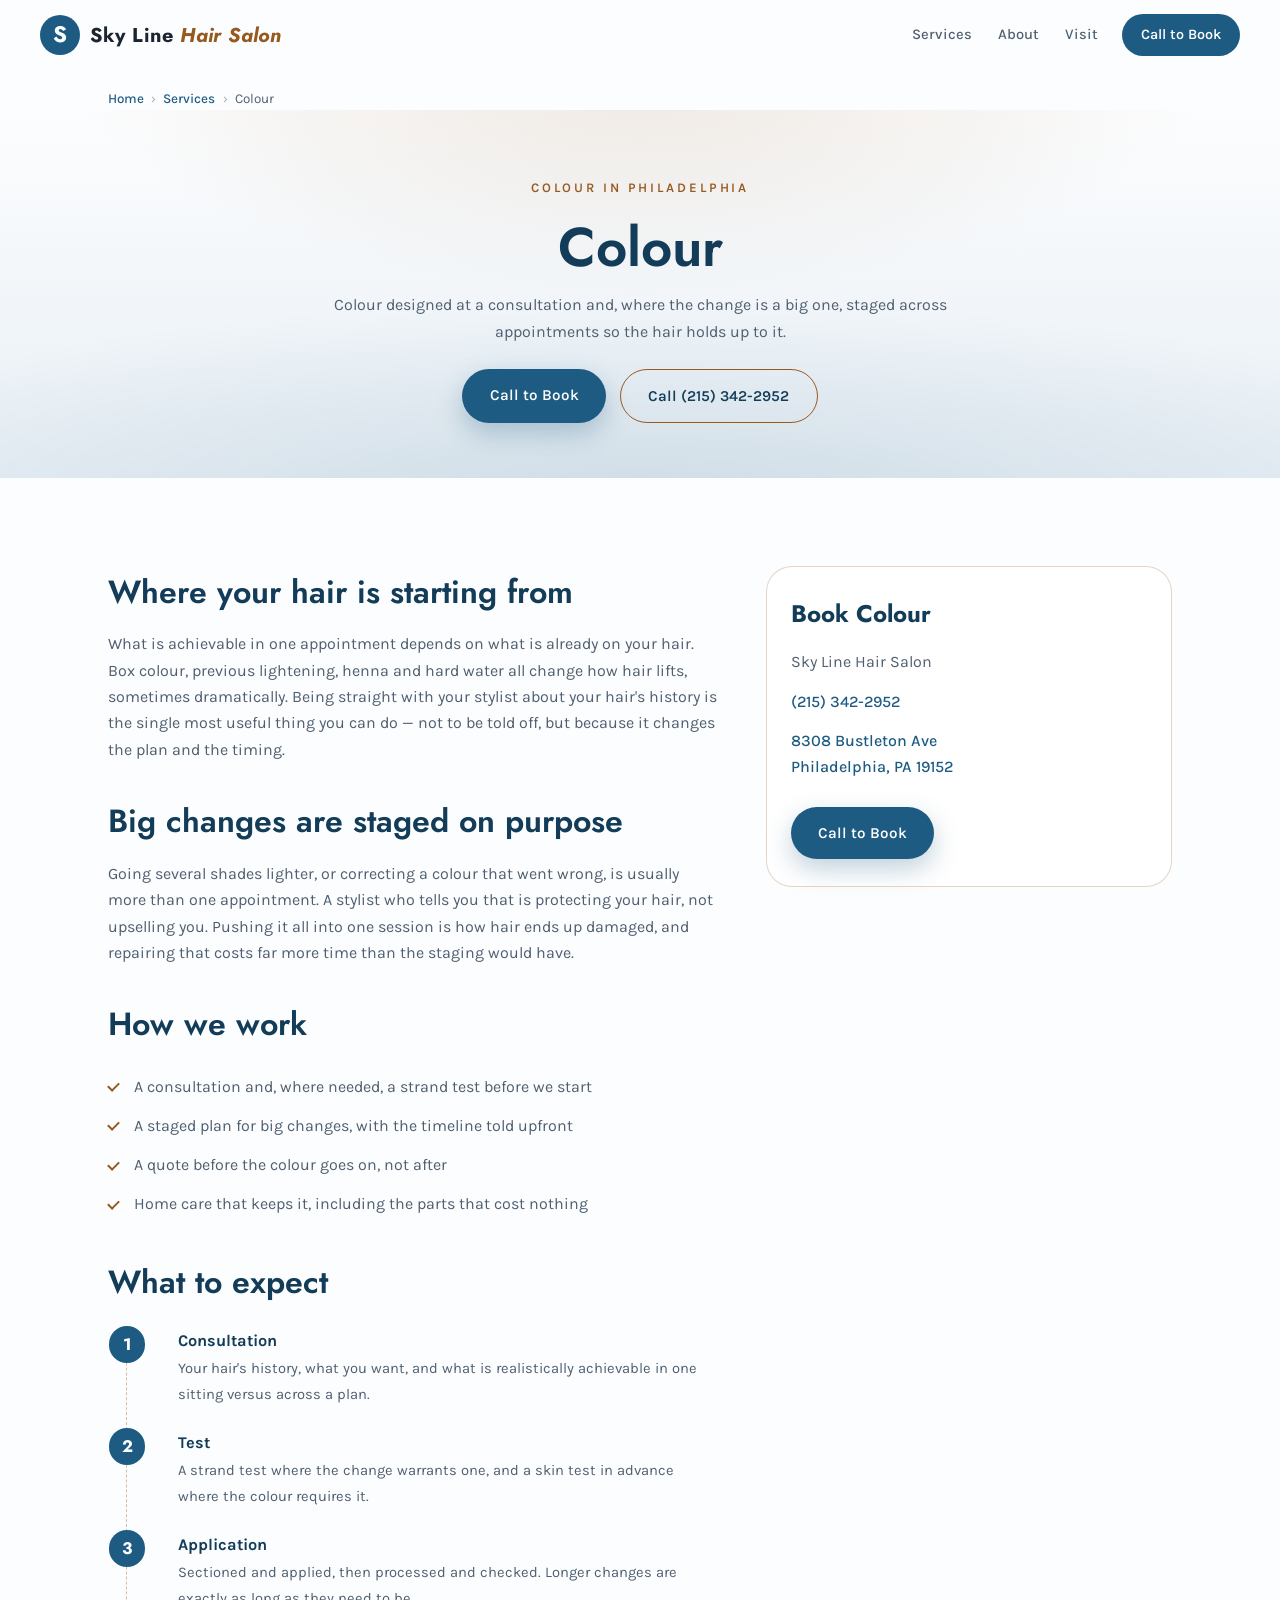
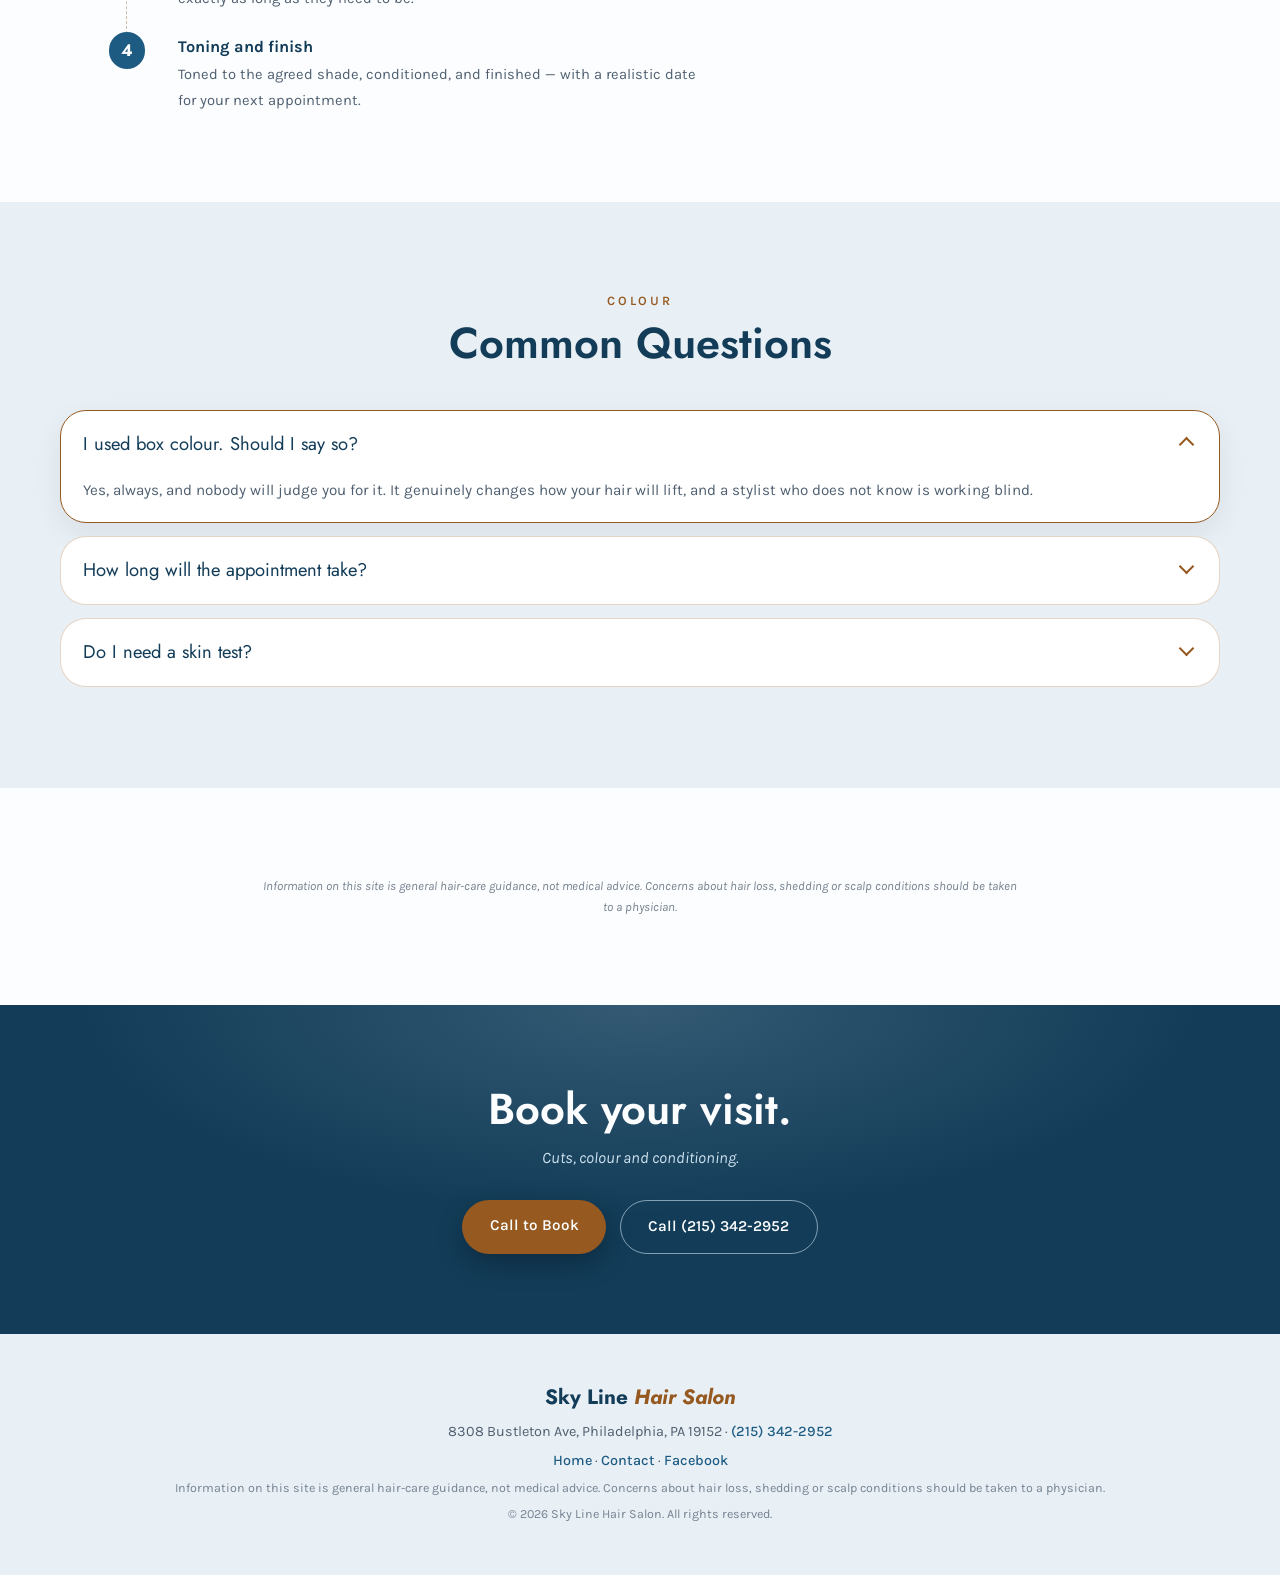
<file: color.html>
<!DOCTYPE html>
<html lang="en">
<head>
  <meta charset="UTF-8">
  <meta name="viewport" content="width=device-width, initial-scale=1.0">
  <meta name="description" content="Colour at Sky Line Hair Salon in Philadelphia. Colour designed at a consultation and, where the change is a big one, staged across appointments so the hair holds up to… Call (215) 342-2952.">
  <meta name="robots" content="index,follow">
  <meta name="theme-color" content="#1d5b82">
  <link rel="canonical" href="https://telldakidd.github.io/sky-line-hair-salon/color.html">
  <meta property="og:type" content="website">
  <meta property="og:site_name" content="Sky Line Hair Salon">
  <meta property="og:title" content="Colour in Philadelphia, PA | Sky Line Hair Salon">
  <meta property="og:description" content="Colour at Sky Line Hair Salon in Philadelphia. Colour designed at a consultation and, where the change is a big one, staged across appointments so the hair holds up to… Call (215) 342-2952.">
  <meta property="og:url" content="https://telldakidd.github.io/sky-line-hair-salon/color.html">
  <title>Colour in Philadelphia, PA | Sky Line Hair Salon</title>
  <link rel="preconnect" href="https://fonts.googleapis.com">
  <link rel="preconnect" href="https://fonts.gstatic.com" crossorigin>
  <link href="https://fonts.googleapis.com/css2?family=Jost:wght@500;600;700&amp;family=Karla:wght@400;500;600;700&amp;display=swap" rel="stylesheet">
  <link rel="stylesheet" href="styles.css">
  <script type="application/ld+json">{
  "@context": "https://schema.org",
  "@type": "HairSalon",
  "@id": "https://telldakidd.github.io/sky-line-hair-salon/#practice",
  "name": "Sky Line Hair Salon",
  "url": "https://telldakidd.github.io/sky-line-hair-salon/",
  "telephone": "(215) 342-2952",
  "priceRange": "$$",
  "currenciesAccepted": "USD",
  "address": {
    "@type": "PostalAddress",
    "streetAddress": "8308 Bustleton Ave",
    "addressLocality": "Philadelphia",
    "addressRegion": "PA",
    "postalCode": "19152",
    "addressCountry": "US"
  },
  "areaServed": [
    {
      "@type": "City",
      "name": "Philadelphia"
    }
  ],
  "openingHoursSpecification": [
    {
      "@type": "OpeningHoursSpecification",
      "dayOfWeek": [
        "Monday",
        "Tuesday",
        "Wednesday",
        "Thursday",
        "Friday"
      ],
      "opens": "09:30",
      "closes": "19:00"
    },
    {
      "@type": "OpeningHoursSpecification",
      "dayOfWeek": [
        "Saturday"
      ],
      "opens": "09:30",
      "closes": "17:00"
    },
    {
      "@type": "OpeningHoursSpecification",
      "dayOfWeek": [
        "Sunday"
      ],
      "opens": "09:30",
      "closes": "16:00"
    }
  ],
  "sameAs": [
    "https://www.facebook.com/SkyLineSalonLLC/"
  ],
  "hasOfferCatalog": {
    "@type": "OfferCatalog",
    "name": "Salon services",
    "itemListElement": [
      {
        "@type": "Offer",
        "itemOffered": {
          "@type": "Service",
          "name": "Cuts & Styling"
        }
      },
      {
        "@type": "Offer",
        "itemOffered": {
          "@type": "Service",
          "name": "Colour"
        }
      },
      {
        "@type": "Offer",
        "itemOffered": {
          "@type": "Service",
          "name": "Conditioning Services"
        }
      }
    ]
  },
  "paymentAccepted": "Cash, Credit Card"
}</script>
  <script type="application/ld+json">{
  "@context": "https://schema.org",
  "@type": "Service",
  "name": "Colour",
  "description": "Colour designed at a consultation and, where the change is a big one, staged across appointments so the hair holds up to it.",
  "url": "https://telldakidd.github.io/sky-line-hair-salon/color.html",
  "provider": {
    "@id": "https://telldakidd.github.io/sky-line-hair-salon/#practice",
    "@type": "HairSalon",
    "name": "Sky Line Hair Salon"
  }
}</script>
  <script type="application/ld+json">{
  "@context": "https://schema.org",
  "@type": "FAQPage",
  "mainEntity": [
    {
      "@type": "Question",
      "name": "I used box colour. Should I say so?",
      "acceptedAnswer": {
        "@type": "Answer",
        "text": "Yes, always, and nobody will judge you for it. It genuinely changes how your hair will lift, and a stylist who does not know is working blind."
      }
    },
    {
      "@type": "Question",
      "name": "How long will the appointment take?",
      "acceptedAnswer": {
        "@type": "Answer",
        "text": "Colour appointments vary enormously — a root touch-up and a full lightening are different afternoons. You will be given a realistic time when you book."
      }
    },
    {
      "@type": "Question",
      "name": "Do I need a skin test?",
      "acceptedAnswer": {
        "@type": "Answer",
        "text": "For some colour services, yes, and it has to be done in advance rather than on the day. We will tell you when you book if yours needs one."
      }
    }
  ]
}</script>
  <script type="application/ld+json">{
  "@context": "https://schema.org",
  "@type": "BreadcrumbList",
  "itemListElement": [
    {
      "@type": "ListItem",
      "position": 1,
      "name": "Home",
      "item": "https://telldakidd.github.io/sky-line-hair-salon/index.html"
    },
    {
      "@type": "ListItem",
      "position": 2,
      "name": "Services",
      "item": "https://telldakidd.github.io/sky-line-hair-salon/index.html#services"
    },
    {
      "@type": "ListItem",
      "position": 3,
      "name": "Colour",
      "item": "https://telldakidd.github.io/sky-line-hair-salon/color.html"
    }
  ]
}</script>
</head>
<body id="top">

  <header class="site-header" data-header>
    <a class="brand" href="index.html" aria-label="Sky Line Hair Salon home">
      <span class="brand-mark">S</span>
      <span class="brand-name">Sky Line <em>Hair Salon</em></span>
    </a>
    <nav class="nav" data-nav aria-label="Primary navigation">
      <a href="index.html#services">Services</a>
      <a href="index.html#about">About</a>
      <a href="index.html#visit">Visit</a>
    </nav>
    <a class="header-cta" href="tel:+12153422952">Call to Book</a>
    <button type="button" class="nav-toggle" data-nav-toggle aria-label="Toggle menu" aria-expanded="false">
      <span></span><span></span><span></span>
    </button>
  </header>

  <main>
    <nav class="breadcrumb" aria-label="Breadcrumb">
      <a href="index.html">Home</a><span>&rsaquo;</span><a href="index.html#services">Services</a><span>&rsaquo;</span>Colour
    </nav>

    <section class="page-hero">
      <div class="hero-glow" aria-hidden="true"></div>
      <div class="page-hero-inner">
        <p class="eyebrow">Colour in Philadelphia</p>
        <h1>Colour</h1>
        <p class="lede">Colour designed at a consultation and, where the change is a big one, staged across appointments so the hair holds up to it.</p>
        <div class="hero-actions">
          <a class="button primary" href="tel:+12153422952">Call to Book</a>
          <a class="button secondary" href="tel:+12153422952">Call (215) 342-2952</a>
        </div>
      </div>
    </section>

    <section class="section">
      <div class="tx-body">
        <div class="tx-main">
          <h2>Where your hair is starting from</h2>
          <p>What is achievable in one appointment depends on what is already on your hair. Box colour, previous lightening, henna and hard water all change how hair lifts, sometimes dramatically. Being straight with your stylist about your hair&#39;s history is the single most useful thing you can do — not to be told off, but because it changes the plan and the timing.</p>
          <h2>Big changes are staged on purpose</h2>
          <p>Going several shades lighter, or correcting a colour that went wrong, is usually more than one appointment. A stylist who tells you that is protecting your hair, not upselling you. Pushing it all into one session is how hair ends up damaged, and repairing that costs far more time than the staging would have.</p>

          <h2>How we work</h2>
          <ul class="tx-list">
            <li>A consultation and, where needed, a strand test before we start</li>
            <li>A staged plan for big changes, with the timeline told upfront</li>
            <li>A quote before the colour goes on, not after</li>
            <li>Home care that keeps it, including the parts that cost nothing</li>
          </ul>

          <h2>What to expect</h2>
          <ol class="tx-steps">
            <li class="tx-step">
              <strong>Consultation</strong>
              <span>Your hair&#39;s history, what you want, and what is realistically achievable in one sitting versus across a plan.</span>
            </li>
            <li class="tx-step">
              <strong>Test</strong>
              <span>A strand test where the change warrants one, and a skin test in advance where the colour requires it.</span>
            </li>
            <li class="tx-step">
              <strong>Application</strong>
              <span>Sectioned and applied, then processed and checked. Longer changes are exactly as long as they need to be.</span>
            </li>
            <li class="tx-step">
              <strong>Toning and finish</strong>
              <span>Toned to the agreed shade, conditioned, and finished — with a realistic date for your next appointment.</span>
            </li>
          </ol>
        </div>

        <aside class="tx-aside">
          <div class="visit-card">
            <h3>Book Colour</h3>
            <p class="visit-line">Sky Line Hair Salon</p>
            <p class="visit-line"><a href="tel:+12153422952">(215) 342-2952</a></p>
            <p class="visit-line"><a href="https://www.google.com/maps/search/?api=1&amp;query=Sky%20Line%20Hair%20Salon%208308%20Bustleton%20Ave%20Philadelphia%20PA%2019152" target="_blank" rel="noopener">8308 Bustleton Ave<br>Philadelphia, PA 19152</a></p>
            <a class="button primary" href="tel:+12153422952">Call to Book</a>
          </div>
        </aside>
      </div>
    </section>

    <section class="section alt" id="faq">
      <div class="section-head">
        <p class="kicker">Colour</p>
        <h2>Common Questions</h2>
      </div>
      <div class="faq-list">
        <details class="faq-item" open>
          <summary>I used box colour. Should I say so?</summary>
          <p>Yes, always, and nobody will judge you for it. It genuinely changes how your hair will lift, and a stylist who does not know is working blind.</p>
        </details>
        <details class="faq-item">
          <summary>How long will the appointment take?</summary>
          <p>Colour appointments vary enormously — a root touch-up and a full lightening are different afternoons. You will be given a realistic time when you book.</p>
        </details>
        <details class="faq-item">
          <summary>Do I need a skin test?</summary>
          <p>For some colour services, yes, and it has to be done in advance rather than on the day. We will tell you when you book if yours needs one.</p>
        </details>
      </div>
    </section>

    <section class="section">
      <p class="compliance-note">Information on this site is general hair-care guidance, not medical advice. Concerns about hair loss, shedding or scalp conditions should be taken to a physician.</p>
    </section>

    <section class="cta-band" id="book">
      <h2>Book your visit.</h2>
      <p>Cuts, colour and conditioning.</p>
      <div class="hero-actions">
        <a class="button primary light" href="tel:+12153422952">Call to Book</a>
        <a class="button ghost" href="tel:+12153422952">Call (215) 342-2952</a>
      </div>
    </section>
  </main>

  <footer class="site-footer">
    <p class="foot-brand">Sky Line <em>Hair Salon</em></p>
    <p>8308 Bustleton Ave, Philadelphia, PA 19152 &middot; <a href="tel:+12153422952">(215) 342-2952</a></p>
    <p>
      <a href="index.html">Home</a> &middot;       <a href="contact.html">Contact</a> &middot;       <a href="https://www.facebook.com/SkyLineSalonLLC/" target="_blank" rel="noopener">Facebook</a>    </p>
    <p class="fineprint">Information on this site is general hair-care guidance, not medical advice. Concerns about hair loss, shedding or scalp conditions should be taken to a physician.</p>
    <p class="fineprint">&copy; <span data-year>2026</span> Sky Line Hair Salon. All rights reserved.</p>
  </footer>

  <script src="script.js"></script>
</body>
</html>
</file>
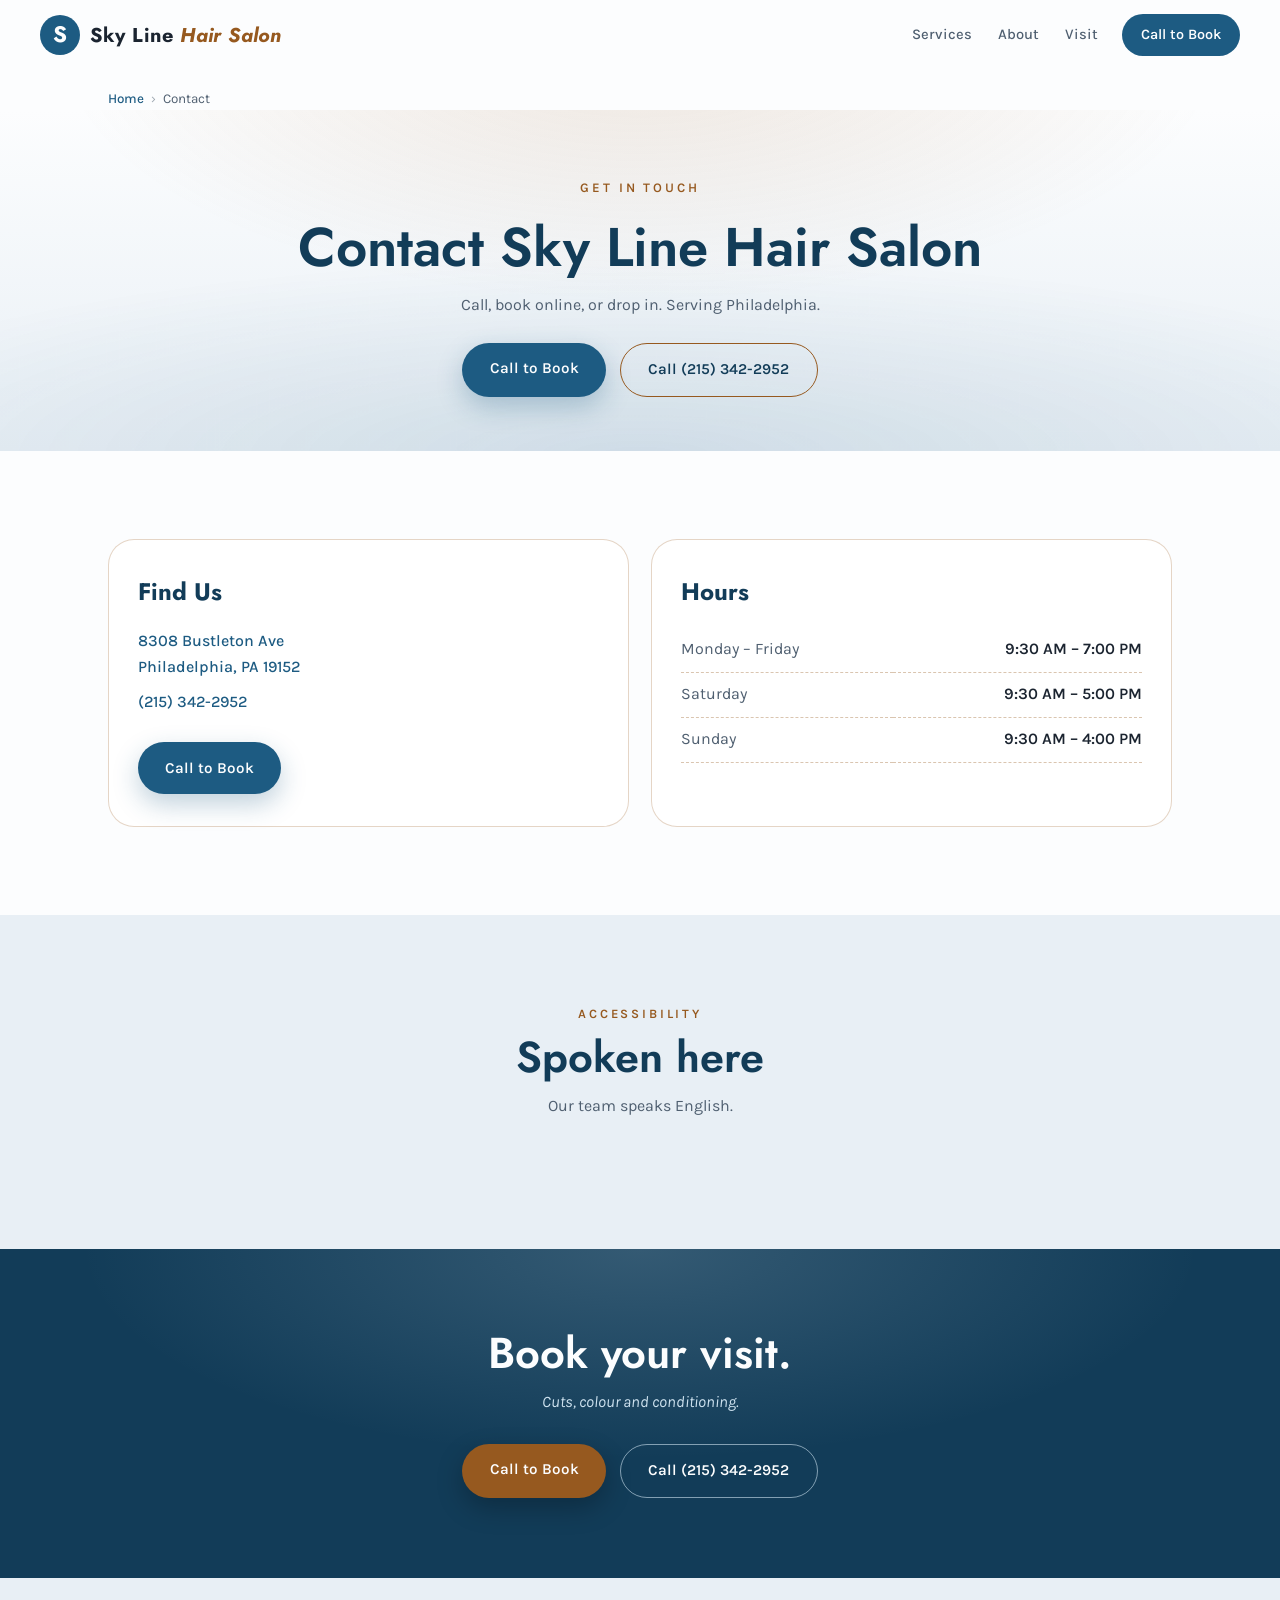
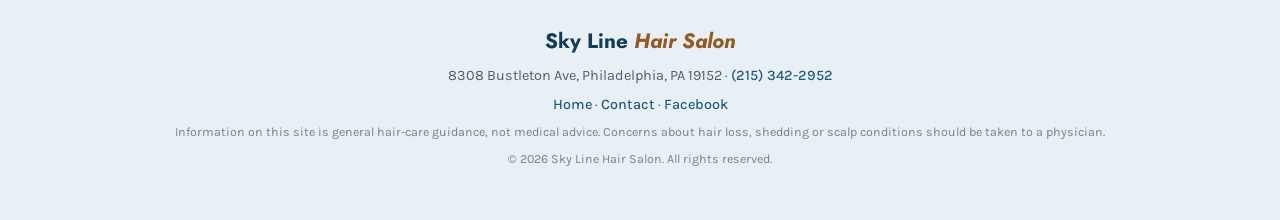
<file: contact.html>
<!DOCTYPE html>
<html lang="en">
<head>
  <meta charset="UTF-8">
  <meta name="viewport" content="width=device-width, initial-scale=1.0">
  <meta name="description" content="Sky Line Hair Salon, 8308 Bustleton Ave, Philadelphia, PA 19152. Call (215) 342-2952.">
  <meta name="robots" content="index,follow">
  <meta name="theme-color" content="#1d5b82">
  <link rel="canonical" href="https://telldakidd.github.io/sky-line-hair-salon/contact.html">
  <meta property="og:type" content="website">
  <meta property="og:site_name" content="Sky Line Hair Salon">
  <meta property="og:title" content="Contact &amp; Directions | Sky Line Hair Salon">
  <meta property="og:description" content="Sky Line Hair Salon, 8308 Bustleton Ave, Philadelphia, PA 19152. Call (215) 342-2952.">
  <meta property="og:url" content="https://telldakidd.github.io/sky-line-hair-salon/contact.html">
  <title>Contact &amp; Directions | Sky Line Hair Salon</title>
  <link rel="preconnect" href="https://fonts.googleapis.com">
  <link rel="preconnect" href="https://fonts.gstatic.com" crossorigin>
  <link href="https://fonts.googleapis.com/css2?family=Jost:wght@500;600;700&amp;family=Karla:wght@400;500;600;700&amp;display=swap" rel="stylesheet">
  <link rel="stylesheet" href="styles.css">
  <script type="application/ld+json">{
  "@context": "https://schema.org",
  "@type": "HairSalon",
  "@id": "https://telldakidd.github.io/sky-line-hair-salon/#practice",
  "name": "Sky Line Hair Salon",
  "url": "https://telldakidd.github.io/sky-line-hair-salon/",
  "telephone": "(215) 342-2952",
  "priceRange": "$$",
  "currenciesAccepted": "USD",
  "address": {
    "@type": "PostalAddress",
    "streetAddress": "8308 Bustleton Ave",
    "addressLocality": "Philadelphia",
    "addressRegion": "PA",
    "postalCode": "19152",
    "addressCountry": "US"
  },
  "areaServed": [
    {
      "@type": "City",
      "name": "Philadelphia"
    }
  ],
  "openingHoursSpecification": [
    {
      "@type": "OpeningHoursSpecification",
      "dayOfWeek": [
        "Monday",
        "Tuesday",
        "Wednesday",
        "Thursday",
        "Friday"
      ],
      "opens": "09:30",
      "closes": "19:00"
    },
    {
      "@type": "OpeningHoursSpecification",
      "dayOfWeek": [
        "Saturday"
      ],
      "opens": "09:30",
      "closes": "17:00"
    },
    {
      "@type": "OpeningHoursSpecification",
      "dayOfWeek": [
        "Sunday"
      ],
      "opens": "09:30",
      "closes": "16:00"
    }
  ],
  "sameAs": [
    "https://www.facebook.com/SkyLineSalonLLC/"
  ],
  "hasOfferCatalog": {
    "@type": "OfferCatalog",
    "name": "Salon services",
    "itemListElement": [
      {
        "@type": "Offer",
        "itemOffered": {
          "@type": "Service",
          "name": "Cuts & Styling"
        }
      },
      {
        "@type": "Offer",
        "itemOffered": {
          "@type": "Service",
          "name": "Colour"
        }
      },
      {
        "@type": "Offer",
        "itemOffered": {
          "@type": "Service",
          "name": "Conditioning Services"
        }
      }
    ]
  },
  "paymentAccepted": "Cash, Credit Card"
}</script>
  <script type="application/ld+json">{
  "@context": "https://schema.org",
  "@type": "BreadcrumbList",
  "itemListElement": [
    {
      "@type": "ListItem",
      "position": 1,
      "name": "Home",
      "item": "https://telldakidd.github.io/sky-line-hair-salon/index.html"
    },
    {
      "@type": "ListItem",
      "position": 2,
      "name": "Contact",
      "item": "https://telldakidd.github.io/sky-line-hair-salon/contact.html"
    }
  ]
}</script>
</head>
<body id="top">

  <header class="site-header" data-header>
    <a class="brand" href="index.html" aria-label="Sky Line Hair Salon home">
      <span class="brand-mark">S</span>
      <span class="brand-name">Sky Line <em>Hair Salon</em></span>
    </a>
    <nav class="nav" data-nav aria-label="Primary navigation">
      <a href="index.html#services">Services</a>
      <a href="index.html#about">About</a>
      <a href="index.html#visit">Visit</a>
    </nav>
    <a class="header-cta" href="tel:+12153422952">Call to Book</a>
    <button type="button" class="nav-toggle" data-nav-toggle aria-label="Toggle menu" aria-expanded="false">
      <span></span><span></span><span></span>
    </button>
  </header>

  <main>
    <nav class="breadcrumb" aria-label="Breadcrumb">
      <a href="index.html">Home</a><span>&rsaquo;</span>Contact
    </nav>

    <section class="page-hero">
      <div class="hero-glow" aria-hidden="true"></div>
      <div class="page-hero-inner">
        <p class="eyebrow">Get In Touch</p>
        <h1>Contact Sky Line Hair Salon</h1>
        <p class="lede">Call, book online, or drop in. Serving Philadelphia.</p>
        <div class="hero-actions">
          <a class="button primary" href="tel:+12153422952">Call to Book</a>
          <a class="button secondary" href="tel:+12153422952">Call (215) 342-2952</a>
        </div>
      </div>
    </section>

    <section class="section">
      <div class="visit-wrap">
        <div class="visit-card">
          <h3>Find Us</h3>
          <p class="visit-line"><a href="https://www.google.com/maps/search/?api=1&amp;query=Sky%20Line%20Hair%20Salon%208308%20Bustleton%20Ave%20Philadelphia%20PA%2019152" target="_blank" rel="noopener">8308 Bustleton Ave<br>Philadelphia, PA 19152</a></p>
          <p class="visit-line"><a href="tel:+12153422952">(215) 342-2952</a></p>
          <a class="button primary" href="tel:+12153422952">Call to Book</a>
        </div>
        <div class="visit-card">
          <h3>Hours</h3>
          <table class="hours">
            <tr><td>Monday – Friday</td><td>9:30 AM – 7:00 PM</td></tr>
            <tr><td>Saturday</td><td>9:30 AM – 5:00 PM</td></tr>
            <tr><td>Sunday</td><td>9:30 AM – 4:00 PM</td></tr>
          </table>
        </div>
      </div>
    </section>

    <section class="section alt">
      <div class="section-head">
        <p class="kicker">Accessibility</p>
        <h2>Spoken here</h2>
        <p class="sub">Our team speaks English.</p>
      </div>
    </section>

    <section class="cta-band" id="book">
      <h2>Book your visit.</h2>
      <p>Cuts, colour and conditioning.</p>
      <div class="hero-actions">
        <a class="button primary light" href="tel:+12153422952">Call to Book</a>
        <a class="button ghost" href="tel:+12153422952">Call (215) 342-2952</a>
      </div>
    </section>
  </main>

  <footer class="site-footer">
    <p class="foot-brand">Sky Line <em>Hair Salon</em></p>
    <p>8308 Bustleton Ave, Philadelphia, PA 19152 &middot; <a href="tel:+12153422952">(215) 342-2952</a></p>
    <p>
      <a href="index.html">Home</a> &middot;       <a href="contact.html">Contact</a> &middot;       <a href="https://www.facebook.com/SkyLineSalonLLC/" target="_blank" rel="noopener">Facebook</a>    </p>
    <p class="fineprint">Information on this site is general hair-care guidance, not medical advice. Concerns about hair loss, shedding or scalp conditions should be taken to a physician.</p>
    <p class="fineprint">&copy; <span data-year>2026</span> Sky Line Hair Salon. All rights reserved.</p>
  </footer>

  <script src="script.js"></script>
</body>
</html>
</file>
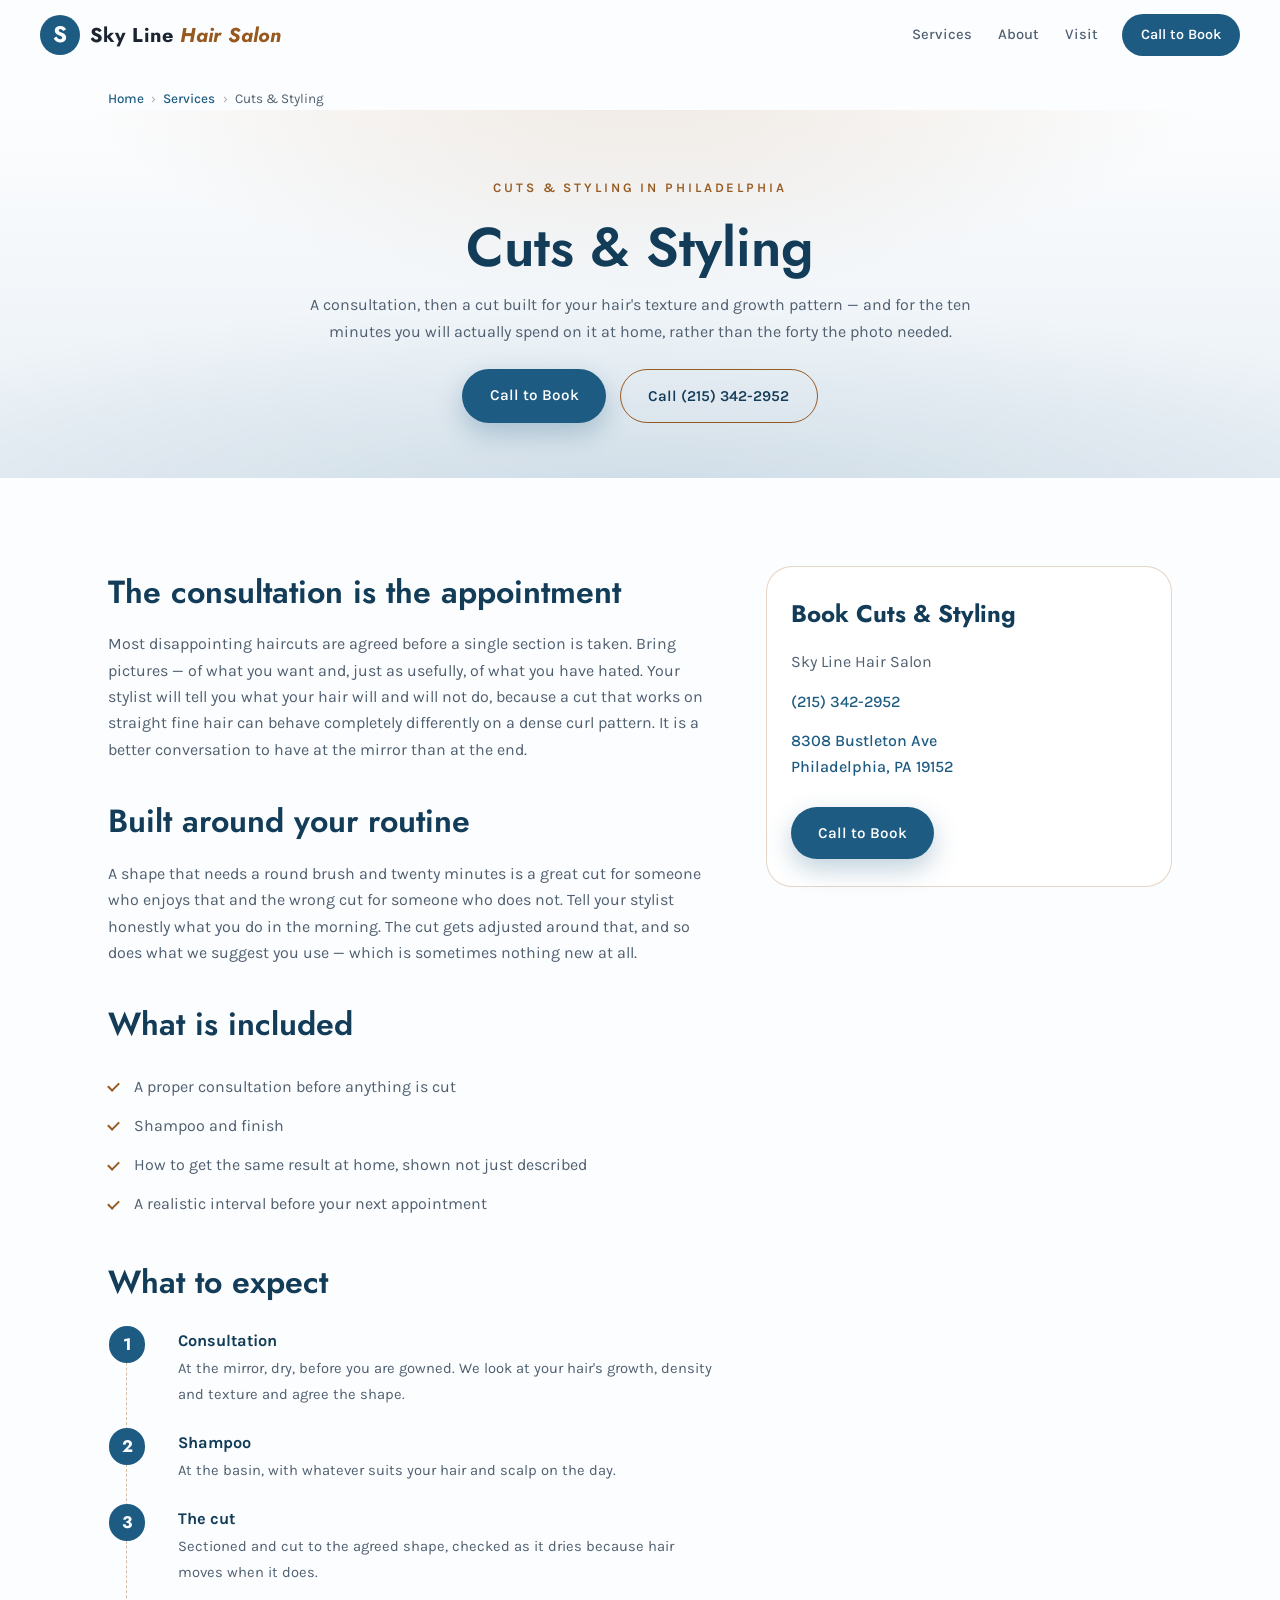
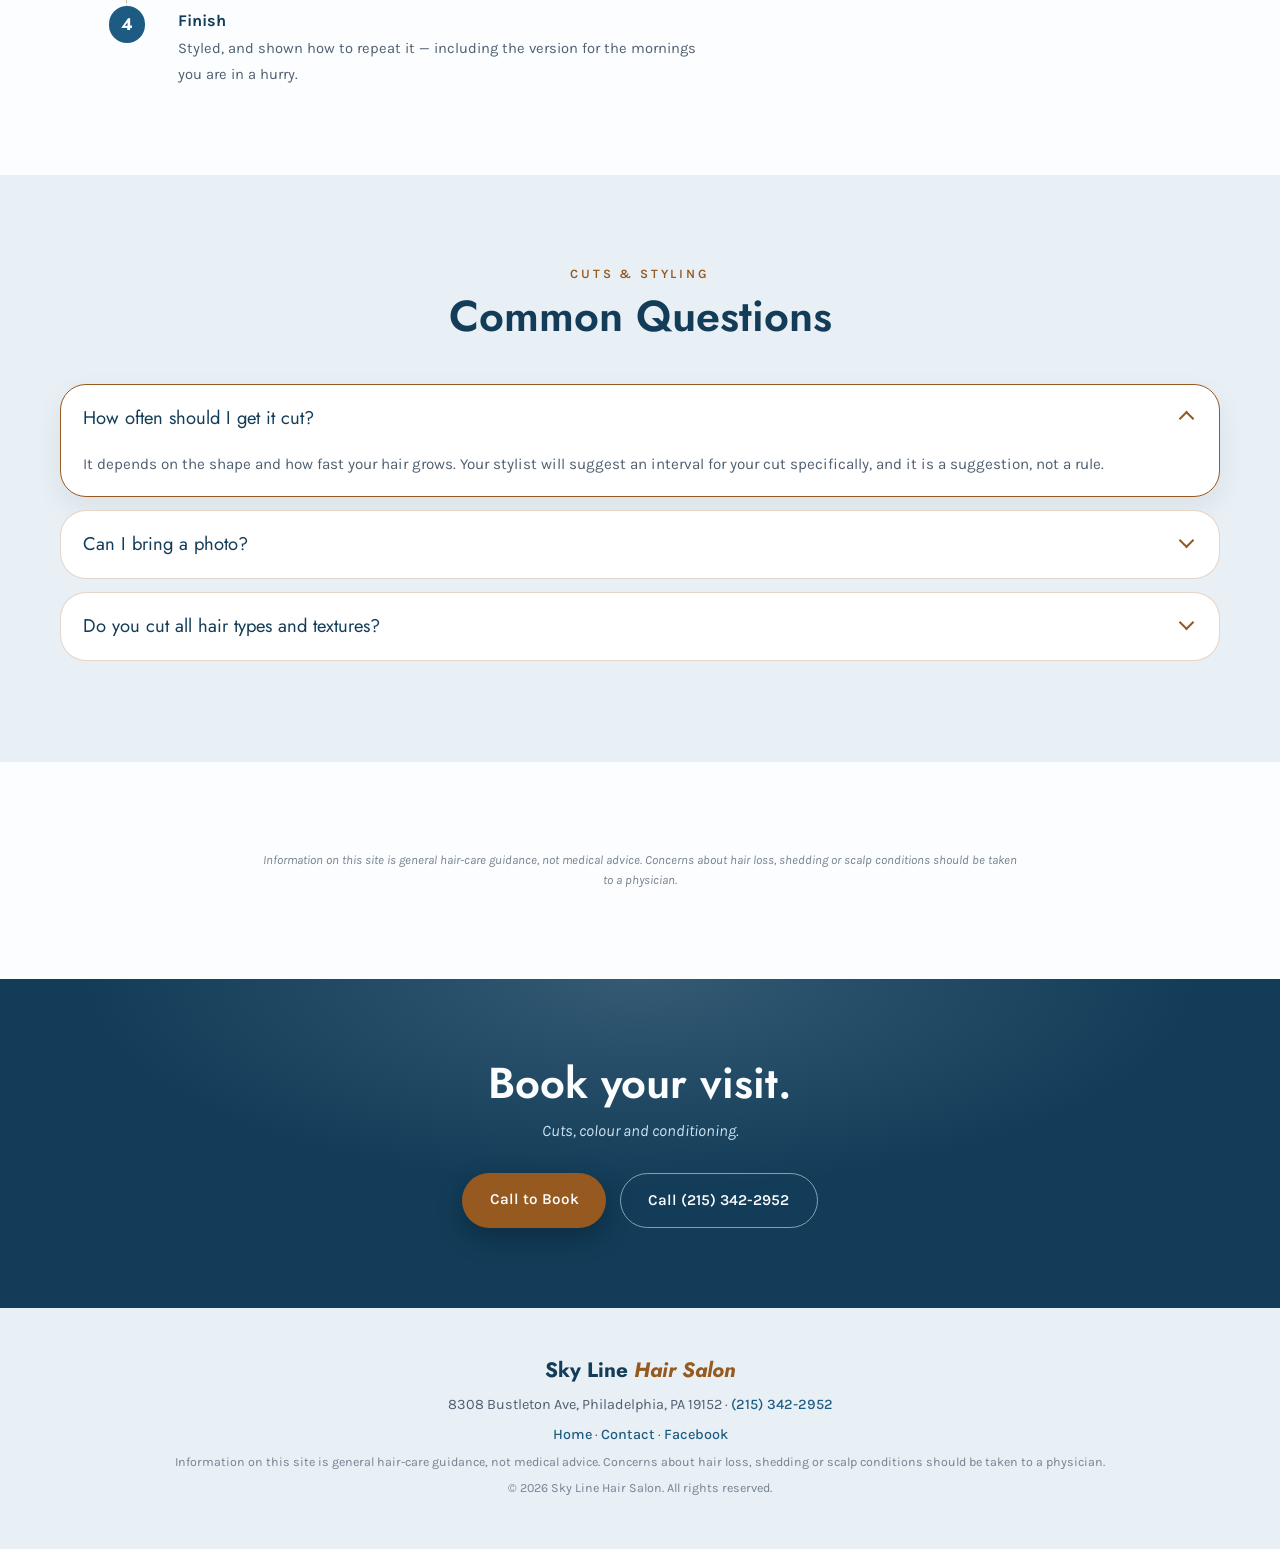
<file: cuts.html>
<!DOCTYPE html>
<html lang="en">
<head>
  <meta charset="UTF-8">
  <meta name="viewport" content="width=device-width, initial-scale=1.0">
  <meta name="description" content="Cuts &amp; Styling at Sky Line Hair Salon in Philadelphia. A consultation, then a cut built for your hair&#39;s texture and growth pattern — and for the ten minutes you will actually spend on… Call (215) 342-2952.">
  <meta name="robots" content="index,follow">
  <meta name="theme-color" content="#1d5b82">
  <link rel="canonical" href="https://telldakidd.github.io/sky-line-hair-salon/cuts.html">
  <meta property="og:type" content="website">
  <meta property="og:site_name" content="Sky Line Hair Salon">
  <meta property="og:title" content="Cuts &amp; Styling in Philadelphia, PA | Sky Line Hair Salon">
  <meta property="og:description" content="Cuts &amp; Styling at Sky Line Hair Salon in Philadelphia. A consultation, then a cut built for your hair&#39;s texture and growth pattern — and for the ten minutes you will actually spend on… Call (215) 342-2952.">
  <meta property="og:url" content="https://telldakidd.github.io/sky-line-hair-salon/cuts.html">
  <title>Cuts &amp; Styling in Philadelphia, PA | Sky Line Hair Salon</title>
  <link rel="preconnect" href="https://fonts.googleapis.com">
  <link rel="preconnect" href="https://fonts.gstatic.com" crossorigin>
  <link href="https://fonts.googleapis.com/css2?family=Jost:wght@500;600;700&amp;family=Karla:wght@400;500;600;700&amp;display=swap" rel="stylesheet">
  <link rel="stylesheet" href="styles.css">
  <script type="application/ld+json">{
  "@context": "https://schema.org",
  "@type": "HairSalon",
  "@id": "https://telldakidd.github.io/sky-line-hair-salon/#practice",
  "name": "Sky Line Hair Salon",
  "url": "https://telldakidd.github.io/sky-line-hair-salon/",
  "telephone": "(215) 342-2952",
  "priceRange": "$$",
  "currenciesAccepted": "USD",
  "address": {
    "@type": "PostalAddress",
    "streetAddress": "8308 Bustleton Ave",
    "addressLocality": "Philadelphia",
    "addressRegion": "PA",
    "postalCode": "19152",
    "addressCountry": "US"
  },
  "areaServed": [
    {
      "@type": "City",
      "name": "Philadelphia"
    }
  ],
  "openingHoursSpecification": [
    {
      "@type": "OpeningHoursSpecification",
      "dayOfWeek": [
        "Monday",
        "Tuesday",
        "Wednesday",
        "Thursday",
        "Friday"
      ],
      "opens": "09:30",
      "closes": "19:00"
    },
    {
      "@type": "OpeningHoursSpecification",
      "dayOfWeek": [
        "Saturday"
      ],
      "opens": "09:30",
      "closes": "17:00"
    },
    {
      "@type": "OpeningHoursSpecification",
      "dayOfWeek": [
        "Sunday"
      ],
      "opens": "09:30",
      "closes": "16:00"
    }
  ],
  "sameAs": [
    "https://www.facebook.com/SkyLineSalonLLC/"
  ],
  "hasOfferCatalog": {
    "@type": "OfferCatalog",
    "name": "Salon services",
    "itemListElement": [
      {
        "@type": "Offer",
        "itemOffered": {
          "@type": "Service",
          "name": "Cuts & Styling"
        }
      },
      {
        "@type": "Offer",
        "itemOffered": {
          "@type": "Service",
          "name": "Colour"
        }
      },
      {
        "@type": "Offer",
        "itemOffered": {
          "@type": "Service",
          "name": "Conditioning Services"
        }
      }
    ]
  },
  "paymentAccepted": "Cash, Credit Card"
}</script>
  <script type="application/ld+json">{
  "@context": "https://schema.org",
  "@type": "Service",
  "name": "Cuts & Styling",
  "description": "A consultation, then a cut built for your hair's texture and growth pattern — and for the ten minutes you will actually spend on it at home, rather than the forty the photo needed.",
  "url": "https://telldakidd.github.io/sky-line-hair-salon/cuts.html",
  "provider": {
    "@id": "https://telldakidd.github.io/sky-line-hair-salon/#practice",
    "@type": "HairSalon",
    "name": "Sky Line Hair Salon"
  }
}</script>
  <script type="application/ld+json">{
  "@context": "https://schema.org",
  "@type": "FAQPage",
  "mainEntity": [
    {
      "@type": "Question",
      "name": "How often should I get it cut?",
      "acceptedAnswer": {
        "@type": "Answer",
        "text": "It depends on the shape and how fast your hair grows. Your stylist will suggest an interval for your cut specifically, and it is a suggestion, not a rule."
      }
    },
    {
      "@type": "Question",
      "name": "Can I bring a photo?",
      "acceptedAnswer": {
        "@type": "Answer",
        "text": "Please do, and bring more than one. Photos of what you do not want are just as useful. Your stylist will tell you honestly how close your hair can get to it."
      }
    },
    {
      "@type": "Question",
      "name": "Do you cut all hair types and textures?",
      "acceptedAnswer": {
        "@type": "Answer",
        "text": "Ask when you book and we will match you to the right stylist for your texture. That is a better answer than a blanket yes."
      }
    }
  ]
}</script>
  <script type="application/ld+json">{
  "@context": "https://schema.org",
  "@type": "BreadcrumbList",
  "itemListElement": [
    {
      "@type": "ListItem",
      "position": 1,
      "name": "Home",
      "item": "https://telldakidd.github.io/sky-line-hair-salon/index.html"
    },
    {
      "@type": "ListItem",
      "position": 2,
      "name": "Services",
      "item": "https://telldakidd.github.io/sky-line-hair-salon/index.html#services"
    },
    {
      "@type": "ListItem",
      "position": 3,
      "name": "Cuts & Styling",
      "item": "https://telldakidd.github.io/sky-line-hair-salon/cuts.html"
    }
  ]
}</script>
</head>
<body id="top">

  <header class="site-header" data-header>
    <a class="brand" href="index.html" aria-label="Sky Line Hair Salon home">
      <span class="brand-mark">S</span>
      <span class="brand-name">Sky Line <em>Hair Salon</em></span>
    </a>
    <nav class="nav" data-nav aria-label="Primary navigation">
      <a href="index.html#services">Services</a>
      <a href="index.html#about">About</a>
      <a href="index.html#visit">Visit</a>
    </nav>
    <a class="header-cta" href="tel:+12153422952">Call to Book</a>
    <button type="button" class="nav-toggle" data-nav-toggle aria-label="Toggle menu" aria-expanded="false">
      <span></span><span></span><span></span>
    </button>
  </header>

  <main>
    <nav class="breadcrumb" aria-label="Breadcrumb">
      <a href="index.html">Home</a><span>&rsaquo;</span><a href="index.html#services">Services</a><span>&rsaquo;</span>Cuts &amp; Styling
    </nav>

    <section class="page-hero">
      <div class="hero-glow" aria-hidden="true"></div>
      <div class="page-hero-inner">
        <p class="eyebrow">Cuts &amp; Styling in Philadelphia</p>
        <h1>Cuts &amp; Styling</h1>
        <p class="lede">A consultation, then a cut built for your hair&#39;s texture and growth pattern — and for the ten minutes you will actually spend on it at home, rather than the forty the photo needed.</p>
        <div class="hero-actions">
          <a class="button primary" href="tel:+12153422952">Call to Book</a>
          <a class="button secondary" href="tel:+12153422952">Call (215) 342-2952</a>
        </div>
      </div>
    </section>

    <section class="section">
      <div class="tx-body">
        <div class="tx-main">
          <h2>The consultation is the appointment</h2>
          <p>Most disappointing haircuts are agreed before a single section is taken. Bring pictures — of what you want and, just as usefully, of what you have hated. Your stylist will tell you what your hair will and will not do, because a cut that works on straight fine hair can behave completely differently on a dense curl pattern. It is a better conversation to have at the mirror than at the end.</p>
          <h2>Built around your routine</h2>
          <p>A shape that needs a round brush and twenty minutes is a great cut for someone who enjoys that and the wrong cut for someone who does not. Tell your stylist honestly what you do in the morning. The cut gets adjusted around that, and so does what we suggest you use — which is sometimes nothing new at all.</p>

          <h2>What is included</h2>
          <ul class="tx-list">
            <li>A proper consultation before anything is cut</li>
            <li>Shampoo and finish</li>
            <li>How to get the same result at home, shown not just described</li>
            <li>A realistic interval before your next appointment</li>
          </ul>

          <h2>What to expect</h2>
          <ol class="tx-steps">
            <li class="tx-step">
              <strong>Consultation</strong>
              <span>At the mirror, dry, before you are gowned. We look at your hair&#39;s growth, density and texture and agree the shape.</span>
            </li>
            <li class="tx-step">
              <strong>Shampoo</strong>
              <span>At the basin, with whatever suits your hair and scalp on the day.</span>
            </li>
            <li class="tx-step">
              <strong>The cut</strong>
              <span>Sectioned and cut to the agreed shape, checked as it dries because hair moves when it does.</span>
            </li>
            <li class="tx-step">
              <strong>Finish</strong>
              <span>Styled, and shown how to repeat it — including the version for the mornings you are in a hurry.</span>
            </li>
          </ol>
        </div>

        <aside class="tx-aside">
          <div class="visit-card">
            <h3>Book Cuts &amp; Styling</h3>
            <p class="visit-line">Sky Line Hair Salon</p>
            <p class="visit-line"><a href="tel:+12153422952">(215) 342-2952</a></p>
            <p class="visit-line"><a href="https://www.google.com/maps/search/?api=1&amp;query=Sky%20Line%20Hair%20Salon%208308%20Bustleton%20Ave%20Philadelphia%20PA%2019152" target="_blank" rel="noopener">8308 Bustleton Ave<br>Philadelphia, PA 19152</a></p>
            <a class="button primary" href="tel:+12153422952">Call to Book</a>
          </div>
        </aside>
      </div>
    </section>

    <section class="section alt" id="faq">
      <div class="section-head">
        <p class="kicker">Cuts &amp; Styling</p>
        <h2>Common Questions</h2>
      </div>
      <div class="faq-list">
        <details class="faq-item" open>
          <summary>How often should I get it cut?</summary>
          <p>It depends on the shape and how fast your hair grows. Your stylist will suggest an interval for your cut specifically, and it is a suggestion, not a rule.</p>
        </details>
        <details class="faq-item">
          <summary>Can I bring a photo?</summary>
          <p>Please do, and bring more than one. Photos of what you do not want are just as useful. Your stylist will tell you honestly how close your hair can get to it.</p>
        </details>
        <details class="faq-item">
          <summary>Do you cut all hair types and textures?</summary>
          <p>Ask when you book and we will match you to the right stylist for your texture. That is a better answer than a blanket yes.</p>
        </details>
      </div>
    </section>

    <section class="section">
      <p class="compliance-note">Information on this site is general hair-care guidance, not medical advice. Concerns about hair loss, shedding or scalp conditions should be taken to a physician.</p>
    </section>

    <section class="cta-band" id="book">
      <h2>Book your visit.</h2>
      <p>Cuts, colour and conditioning.</p>
      <div class="hero-actions">
        <a class="button primary light" href="tel:+12153422952">Call to Book</a>
        <a class="button ghost" href="tel:+12153422952">Call (215) 342-2952</a>
      </div>
    </section>
  </main>

  <footer class="site-footer">
    <p class="foot-brand">Sky Line <em>Hair Salon</em></p>
    <p>8308 Bustleton Ave, Philadelphia, PA 19152 &middot; <a href="tel:+12153422952">(215) 342-2952</a></p>
    <p>
      <a href="index.html">Home</a> &middot;       <a href="contact.html">Contact</a> &middot;       <a href="https://www.facebook.com/SkyLineSalonLLC/" target="_blank" rel="noopener">Facebook</a>    </p>
    <p class="fineprint">Information on this site is general hair-care guidance, not medical advice. Concerns about hair loss, shedding or scalp conditions should be taken to a physician.</p>
    <p class="fineprint">&copy; <span data-year>2026</span> Sky Line Hair Salon. All rights reserved.</p>
  </footer>

  <script src="script.js"></script>
</body>
</html>
</file>
<file: styles.css>
/* ===== site-factory shared stylesheet =====
   Derived from najalabee-medspa/styles.css by tools/extract_css.py.
   Do not hand-edit: re-run the extractor, or add rules to _dental.css instead. */
:root {
  --bg: #fcfdfe;
  --bg-alt: #e8eff5;
  --ink: #1b2430;
  --ink-soft: #4f5f70;
  --brand: #1d5b82;
  --brand-deep: #123c58;
  --accent: #96591f;
  --accent-soft: #cfe3f0;
  --surface: #ffffff;
  --radius: 26px;
  --bg-rgb: 252, 253, 254;
  --bg-alt-rgb: 232, 239, 245;
  --brand-rgb: 29, 91, 130;
  --brand-deep-rgb: 18, 60, 88;
  --accent-rgb: 150, 89, 31;
  --accent-soft-rgb: 207, 227, 240;
  --shadow-rgb: 27, 36, 48;
  --heading: #123c58;
  --on-brand: #fcfdfe;
  --on-brand-deep: #fcfdfe;
  --on-accent: #fcfdfe;
  --shadow: 0 18px 50px rgba(27, 36, 48, 0.10);
  --font-display: "Jost", "Futura", sans-serif;
  --font-body: "Karla", -apple-system, sans-serif;
}

* { margin: 0; padding: 0; box-sizing: border-box; }
html { scroll-behavior: smooth; }

body {
  font-family: var(--font-body);
  background: var(--bg);
  color: var(--ink);
  line-height: 1.65;
  -webkit-font-smoothing: antialiased;
  -moz-osx-font-smoothing: grayscale;
  overflow-x: clip;
}

img { max-width: 100%; display: block; }
a { color: inherit; }

h1, h2, h3, .hero-title { text-wrap: balance; }
p { text-wrap: pretty; }

/* ---------- Header ---------- */
.site-header {
  position: sticky; top: 0; z-index: 50;
  display: flex; align-items: center; gap: 1.5rem;
  padding: 0.9rem clamp(1rem, 4vw, 2.5rem);
  background: rgba(var(--bg-rgb), 0.9);
  -webkit-backdrop-filter: blur(10px);
  backdrop-filter: blur(10px);
  transition: box-shadow 0.25s ease, background 0.25s ease;
}
.site-header.scrolled { box-shadow: 0 6px 24px rgba(var(--shadow-rgb), 0.09); }

.brand { display: flex; align-items: center; gap: 0.6rem; text-decoration: none; }
.brand-mark {
  display: grid; place-items: center;
  width: 40px; height: 40px; border-radius: 50%;
  background: var(--brand); color: var(--on-brand);
  font-family: var(--font-display); font-weight: 700; font-size: 1.4rem;
  padding-bottom: 2px;
}
.brand-name {
  font-family: var(--font-display);
  font-weight: 700; font-size: 1.25rem; letter-spacing: 0.02em;
}
.brand-name em { font-style: italic; color: var(--accent); }

.nav { display: flex; gap: 1.6rem; margin-left: auto; }
.nav a {
  text-decoration: none; font-size: 0.92rem; font-weight: 500;
  color: var(--ink-soft); transition: color 0.2s;
}
.nav a:hover { color: var(--brand); }

.header-cta {
  padding: 0.55rem 1.2rem; border-radius: 999px;
  background: var(--brand); color: var(--on-brand);
  text-decoration: none; font-size: 0.9rem; font-weight: 600;
  transition: background 0.2s, transform 0.2s;
}
.header-cta:hover { background: var(--brand-deep); transform: translateY(-1px); }

.nav-toggle { display: none; background: none; border: 0; cursor: pointer; padding: 6px; }
.nav-toggle span {
  display: block; width: 22px; height: 2px; margin: 5px 0;
  background: var(--ink); border-radius: 2px; transition: 0.25s;
}

/* ---------- Hero ---------- */
.hero {
  position: relative; overflow: hidden;
  padding: clamp(4rem, 10vw, 7.5rem) 1.25rem clamp(3.5rem, 8vw, 6rem);
  text-align: center;
  background:
    radial-gradient(1200px 500px at 50% -10%, rgba(var(--accent-rgb), 0.16), transparent 65%),
    linear-gradient(180deg, var(--bg) 0%, var(--bg-alt) 100%);
}
.hero-glow {
  position: absolute; inset: auto -20% -60% -20%; height: 400px;
  background: radial-gradient(closest-side, rgba(var(--brand-rgb), 0.12), transparent);
  pointer-events: none; will-change: transform;
  animation: glowDrift 14s ease-in-out infinite alternate;
}
@keyframes glowDrift {
  from { transform: translate3d(-3%, 0, 0) scale(1); }
  to   { transform: translate3d(3%, -4%, 0) scale(1.08); }
}
.hero-inner { position: relative; max-width: 780px; margin: 0 auto; }

.eyebrow {
  font-size: 0.82rem; letter-spacing: 0.22em; text-transform: uppercase;
  color: var(--accent); font-weight: 600; margin-bottom: 1.2rem;
}
.hero-title {
  font-family: var(--font-display);
  font-size: clamp(2.9rem, 8vw, 5.2rem);
  font-weight: 600; line-height: 1.05; color: var(--heading);
}
.hero-title .script { font-style: italic; color: var(--accent); font-weight: 500; }
.hero-tagline {
  font-family: var(--font-display); font-style: italic;
  font-size: clamp(1.25rem, 3vw, 1.7rem); color: var(--ink-soft);
  margin-top: 0.6rem;
}
.hero-copy { max-width: 560px; margin: 1.2rem auto 0; color: var(--ink-soft); }

.hero-actions {
  display: flex; gap: 0.9rem; justify-content: center; flex-wrap: wrap;
  margin-top: 1.8rem;
}
.button {
  display: inline-block; padding: 0.85rem 1.7rem; border-radius: 999px;
  text-decoration: none; font-weight: 600; font-size: 0.95rem;
  transition: transform 0.2s cubic-bezier(0.2, 0, 0, 1), box-shadow 0.2s ease, background 0.2s ease;
}
.button:active { transform: scale(0.96); }
.button.primary {
  background: var(--brand); color: var(--on-brand);
  box-shadow: 0 10px 26px rgba(var(--brand-rgb), 0.28);
}
.button.primary:hover { background: var(--brand-deep); transform: translateY(-2px); box-shadow: 0 16px 34px rgba(var(--brand-rgb), 0.34); }
.button.primary:active { transform: scale(0.96); }
.button.primary.light { background: var(--accent); color: var(--on-accent); box-shadow: 0 10px 26px rgba(0,0,0,0.25); }
.button.primary.light:hover { background: var(--accent-soft); }
.button.secondary {
  border: 1.5px solid var(--accent); color: var(--heading); background: transparent;
}
.button.secondary:hover { background: rgba(var(--accent-rgb), 0.12); transform: translateY(-2px); }
.button.ghost { border: 1.5px solid rgba(var(--accent-soft-rgb), 0.6); color: var(--on-brand-deep); }
.button.ghost:hover { background: rgba(var(--accent-soft-rgb), 0.14); }

.hero-tags {
  display: flex; gap: 0.6rem; justify-content: center; flex-wrap: wrap;
  list-style: none; margin-top: 2rem;
}
.hero-tags li {
  padding: 0.35rem 0.95rem; border-radius: 999px; font-size: 0.8rem;
  background: var(--surface); border: 1px solid var(--accent-soft); color: var(--ink-soft);
  transition: transform 0.2s ease, box-shadow 0.2s ease, border-color 0.2s ease;
}
.hero-tags li:hover {
  transform: translateY(-2px);
  border-color: var(--accent);
  box-shadow: 0 6px 16px rgba(var(--accent-rgb), 0.2);
}

/* Staggered hero entrance */
.hero-stagger > * {
  opacity: 0;
  transform: translateY(22px);
  animation: heroIn 0.9s cubic-bezier(0.2, 0, 0, 1) forwards;
}
.hero-stagger > .eyebrow      { animation-delay: 0.05s; }
.hero-stagger > .hero-title   { animation-delay: 0.15s; }
.hero-stagger > .hero-tagline { animation-delay: 0.28s; }
.hero-stagger > .hero-copy    { animation-delay: 0.40s; }
.hero-stagger > .hero-actions { animation-delay: 0.52s; }
.hero-stagger > .hero-tags    { animation-delay: 0.64s; }
@keyframes heroIn {
  to { opacity: 1; transform: none; }
}

/* ---------- Proof marquee ---------- */
.proof {
  overflow: hidden; white-space: nowrap;
  padding: 0.85rem 0; background: var(--brand-deep); color: var(--accent-soft);
  font-size: 0.85rem; letter-spacing: 0.06em;
  -webkit-mask-image: linear-gradient(90deg, transparent, #000 8%, #000 92%, transparent);
  mask-image: linear-gradient(90deg, transparent, #000 8%, #000 92%, transparent);
}
.proof-track {
  display: inline-flex; gap: 2.5rem; padding-left: 2.5rem;
  will-change: transform;
  animation: marquee 32s linear infinite;
}
.proof:hover .proof-track { animation-play-state: paused; }
.proof-track span { flex: 0 0 auto; }
.proof-track .dot { color: var(--accent); opacity: 0.6; }
@keyframes marquee {
  from { transform: translate3d(0, 0, 0); }
  to   { transform: translate3d(-50%, 0, 0); }
}

/* ---------- Sections ---------- */
.section { padding: clamp(3.5rem, 8vw, 5.5rem) clamp(1.25rem, 5vw, 3rem); max-width: 1160px; margin: 0 auto; }
.section.alt { max-width: none; background: var(--bg-alt); }
.section.alt > * { max-width: 1160px; margin-left: auto; margin-right: auto; }

.section-head { text-align: center; max-width: 640px; margin: 0 auto 2.6rem; }
.kicker {
  font-size: 0.8rem; letter-spacing: 0.22em; text-transform: uppercase;
  color: var(--accent); font-weight: 600; margin-bottom: 0.5rem;
}
.section-head h2, .about-copy h2, .cta-band h2 {
  font-family: var(--font-display); font-weight: 600;
  font-size: clamp(1.9rem, 4.5vw, 2.7rem); color: var(--heading); line-height: 1.15;
}
.section-head .sub { margin-top: 0.7rem; color: var(--ink-soft); }

/* ---------- Services ---------- */
.service-grid {
  display: grid; gap: 1.2rem;
  grid-template-columns: repeat(auto-fit, minmax(240px, 1fr));
}
.service-card {
  position: relative; background: var(--surface); border-radius: var(--radius);
  border: 1px solid rgba(var(--accent-rgb), 0.25);
  padding: 1.6rem 1.4rem 1.3rem; box-shadow: 0 8px 24px rgba(var(--shadow-rgb), 0.05);
  transition: transform 0.22s ease, box-shadow 0.22s ease;
}
.service-card {
  transition: transform 0.28s cubic-bezier(0.2, 0, 0, 1), box-shadow 0.28s ease, border-color 0.28s ease;
}
.service-card:hover {
  transform: translateY(-6px);
  box-shadow: 0 22px 48px rgba(var(--shadow-rgb), 0.13);
  border-color: var(--accent);
}
.service-card.featured { border: 1.5px solid var(--accent); }
.service-card .tag {
  position: absolute; top: -11px; right: 16px;
  background: var(--accent); color: var(--surface);
  font-size: 0.7rem; font-weight: 700; letter-spacing: 0.08em; text-transform: uppercase;
  padding: 0.2rem 0.7rem; border-radius: 999px;
}
.sc-icon {
  display: inline-flex; margin-bottom: 0.9rem;
  width: 46px; height: 46px; border-radius: 12px;
  align-items: center; justify-content: center;
  background: rgba(var(--brand-rgb), 0.06);
  transition: transform 0.28s cubic-bezier(0.2, 0, 0, 1), background 0.28s ease;
}
.sc-icon svg {
  width: 26px; height: 26px;
  fill: none; stroke: var(--brand); stroke-width: 1.5;
  stroke-linecap: round; stroke-linejoin: round;
}
.service-card:hover .sc-icon { background: rgba(var(--accent-rgb), 0.14); transform: translateY(-2px); }
.service-card:hover .sc-icon svg { stroke: var(--accent); }
.service-card h3 { font-family: var(--font-display); font-size: 1.35rem; color: var(--heading); }
.service-card p { font-size: 0.9rem; color: var(--ink-soft); margin: 0.4rem 0 0.9rem; }
.sc-book {
  font-size: 0.88rem; font-weight: 600; color: var(--accent); text-decoration: none;
}
.sc-book:hover { color: var(--brand); }

.price-note { text-align: center; margin-top: 2.2rem; color: var(--ink-soft); font-style: italic; }

/* ---------- About ---------- */
.about-wrap {
  display: grid; grid-template-columns: 1.4fr 1fr; gap: 3rem; align-items: center;
}
.about-copy p { color: var(--ink-soft); margin: 1rem 0; }
.about-copy .button { margin-top: 0.5rem; }
.about-stats {
  list-style: none; display: grid; grid-template-columns: 1fr 1fr; gap: 1rem;
}
.about-stats li {
  background: var(--surface); border-radius: var(--radius); text-align: center;
  padding: 1.5rem 1rem; border: 1px solid rgba(var(--accent-rgb), 0.25);
}
.stat-num {
  display: block; font-family: var(--font-display); font-weight: 700;
  font-size: 2rem; color: var(--heading);
  font-variant-numeric: tabular-nums; font-feature-settings: "tnum";
}
.stat-label { font-size: 0.8rem; color: var(--ink-soft); letter-spacing: 0.04em; }

/* ---------- Gallery ---------- */
.gallery-grid {
  display: grid; gap: 1rem;
  grid-template-columns: repeat(auto-fit, minmax(160px, 1fr));
}
.gal {
  position: relative; display: grid; place-items: end start;
  aspect-ratio: 1; border-radius: var(--radius); overflow: hidden;
  text-decoration: none; padding: 1rem;
  outline: 1px solid rgba(0, 0, 0, 0.08); outline-offset: -1px;
  background: linear-gradient(160deg, var(--brand) 0%, var(--brand-deep) 100%);
  transition: transform 0.3s cubic-bezier(0.2, 0, 0, 1), box-shadow 0.3s ease;
}
.gal img {
  position: absolute; inset: 0; width: 100%; height: 100%;
  object-fit: cover; z-index: 0;
  transition: transform 0.5s cubic-bezier(0.2, 0, 0, 1);
}
.gal:hover img { transform: scale(1.05); }
/* Scrim keeps the label legible over a real photo */
.gal::before {
  content: ""; position: absolute; inset: 0; z-index: 1; pointer-events: none;
  background: linear-gradient(0deg, rgba(var(--brand-deep-rgb), 0.55), transparent 55%);
}
/* Placeholder look when the photo file is missing */
.gal.no-img {
  background:
    radial-gradient(120% 120% at 20% 15%, rgba(var(--accent-soft-rgb), 0.5), transparent 60%),
    linear-gradient(160deg, var(--brand) 0%, var(--brand-deep) 100%);
}
.gal.no-img img { display: none; }
.gal:hover { transform: translateY(-6px); box-shadow: 0 20px 44px rgba(var(--brand-deep-rgb), 0.28); }
.gal span {
  position: relative; z-index: 2;
  font-family: var(--font-display); font-size: 1.1rem; letter-spacing: 0.01em;
  color: var(--on-brand);
}
.gallery-cta { text-align: center; margin-top: 2rem; }

/* ---------- Reviews ---------- */
.review-links {
  display: grid; gap: 1.2rem;
  grid-template-columns: repeat(auto-fit, minmax(200px, 1fr));
  max-width: 780px; margin: 0 auto;
}
.review-card {
  display: flex; flex-direction: column; align-items: center; gap: 0.5rem;
  background: var(--surface); border-radius: var(--radius);
  border: 1px solid rgba(var(--accent-rgb), 0.25); padding: 1.8rem 1.4rem;
  text-decoration: none; text-align: center;
  transition: transform 0.26s cubic-bezier(0.2, 0, 0, 1), box-shadow 0.26s ease, border-color 0.26s ease;
}
.review-card:hover { transform: translateY(-5px); box-shadow: var(--shadow); border-color: var(--accent); }
.rl-stars { color: var(--accent); letter-spacing: 0.12em; font-size: 1.05rem; }
.rl-name { font-family: var(--font-display); font-size: 1.3rem; color: var(--heading); font-weight: 600; }
.rl-cta { font-size: 0.85rem; font-weight: 600; color: var(--ink-soft); }
.review-card:hover .rl-cta { color: var(--brand); }

/* ---------- Visit ---------- */
.visit-wrap { display: grid; grid-template-columns: 1fr 1fr; gap: 1.4rem; }
.visit-card {
  background: var(--surface); border-radius: var(--radius);
  border: 1px solid rgba(var(--accent-rgb), 0.25); padding: 2rem 1.8rem;
}
.visit-card h3 { font-family: var(--font-display); font-size: 1.5rem; color: var(--heading); margin-bottom: 1rem; }
.visit-line { margin: 0.55rem 0; color: var(--ink-soft); }
.visit-line a { color: var(--brand); text-decoration: none; font-weight: 500; }
.visit-line a:hover { text-decoration: underline; }
.visit-card .button { margin-top: 1.1rem; }
.hours { width: 100%; border-collapse: collapse; }
.hours td { padding: 0.55rem 0; border-bottom: 1px dashed rgba(var(--accent-rgb), 0.35); color: var(--ink-soft); }
.hours td:last-child { text-align: right; font-weight: 600; color: var(--ink); }
.visit-note { margin-top: 1rem; font-size: 0.85rem; font-style: italic; color: var(--ink-soft); }

/* ---------- CTA band ---------- */
.cta-band {
  text-align: center; padding: clamp(3.5rem, 8vw, 5rem) 1.25rem;
  background:
    radial-gradient(800px 300px at 50% 0%, rgba(var(--accent-soft-rgb), 0.18), transparent 70%),
    var(--brand-deep);
  color: var(--on-brand-deep);
}
.cta-band h2 { color: var(--on-brand-deep); }
.cta-band p { color: var(--accent-soft); margin: 0.6rem 0 1.6rem; font-style: italic; }

/* ---------- Footer ---------- */
.site-footer {
  text-align: center; padding: 2.5rem 1.25rem 2.8rem;
  background: var(--bg-alt); color: var(--ink-soft); font-size: 0.9rem;
}
.foot-brand { font-family: var(--font-display); font-size: 1.3rem; font-weight: 700; color: var(--heading); }
.foot-brand em { font-style: italic; color: var(--accent); }
.site-footer a { color: var(--brand); text-decoration: none; font-weight: 500; }
.site-footer a:hover { text-decoration: underline; }
.site-footer p { margin: 0.35rem 0; }
.fineprint { margin-top: 1rem; font-size: 0.78rem; opacity: 0.75; }

/* ---------- Reveal animation ---------- */
.reveal {
  opacity: 0; transform: translateY(18px);
  transition: opacity 0.6s ease, transform 0.6s cubic-bezier(0.2, 0, 0, 1);
  transition-delay: calc(var(--i, 0) * 70ms);
  will-change: transform, opacity;
}
.reveal.in { opacity: 1; transform: none; }

/* ---------- Reduced motion ---------- */
@media (prefers-reduced-motion: reduce) {
  * { animation-duration: 0.001ms !important; animation-iteration-count: 1 !important; }
  .reveal { opacity: 1; transform: none; transition: none; }
  .hero-stagger > * { opacity: 1; transform: none; animation: none; }
  .proof-track { animation: none; }
  .hero-glow { animation: none; }
  html { scroll-behavior: auto; }
}

/* ---------- Mobile ---------- */
@media (max-width: 760px) {
  .nav {
    position: absolute; top: 100%; left: 0; right: 0;
    flex-direction: column; gap: 0; display: none;
    background: var(--bg); box-shadow: 0 18px 30px rgba(var(--shadow-rgb), 0.12);
  }
  .nav a { padding: 0.9rem 1.5rem; border-top: 1px solid rgba(var(--accent-rgb), 0.2); }
  .site-header.nav-open .nav { display: flex; }
  .nav-toggle { display: block; margin-left: auto; }
  .header-cta { margin-left: auto; }
  .nav-toggle { margin-left: 0; }

  .about-wrap, .visit-wrap { grid-template-columns: 1fr; }
  .proof { gap: 1.1rem; font-size: 0.78rem; }
}

/* ===== Dental additions =====
   Appended to the shared sheet. Everything above this line is derived from the
   live najalabee-medspa stylesheet and must not be edited here. */

/* ---------- Breadcrumb ---------- */
.breadcrumb {
  max-width: 1160px; margin: 0 auto; padding: 1.1rem clamp(1.25rem, 5vw, 3rem) 0;
  font-size: 0.84rem; color: var(--ink-soft);
}
.breadcrumb a { color: var(--brand); text-decoration: none; font-weight: 500; }
.breadcrumb a:hover { text-decoration: underline; }
.breadcrumb span { opacity: 0.55; margin: 0 0.45rem; }

/* ---------- Sub-page hero ---------- */
.page-hero {
  position: relative; overflow: hidden; text-align: center;
  padding: clamp(2.6rem, 6vw, 4.2rem) 1.25rem clamp(2.2rem, 5vw, 3.4rem);
  background:
    radial-gradient(900px 400px at 50% -20%, rgba(var(--accent-rgb), 0.14), transparent 65%),
    linear-gradient(180deg, var(--bg) 0%, var(--bg-alt) 100%);
}
.page-hero-inner { position: relative; max-width: 720px; margin: 0 auto; }
.page-hero h1 {
  font-family: var(--font-display); font-weight: 600; line-height: 1.1;
  font-size: clamp(2.1rem, 5.5vw, 3.4rem); color: var(--heading);
}
.page-hero .lede { margin-top: 0.9rem; color: var(--ink-soft); }
.page-hero .hero-actions { margin-top: 1.5rem; }
.page-price {
  display: inline-block; margin-top: 1rem; padding: 0.35rem 1rem;
  border-radius: 999px; border: 1px solid var(--accent);
  font-size: 0.85rem; font-weight: 600; color: var(--heading);
  background: rgba(var(--accent-rgb), 0.1);
}

/* ---------- New-patient offer band ---------- */
.offer-band {
  display: grid; gap: 1.4rem; align-items: center;
  grid-template-columns: auto 1fr auto;
  max-width: 1000px; margin: 0 auto;
  background: var(--surface); border-radius: var(--radius);
  border: 1.5px solid var(--accent);
  padding: 1.8rem clamp(1.4rem, 4vw, 2.4rem);
  box-shadow: 0 18px 44px rgba(var(--shadow-rgb), 0.09);
}
.offer-price {
  font-family: var(--font-display); font-weight: 700; line-height: 1;
  font-size: clamp(2.4rem, 6vw, 3.4rem); color: var(--heading);
  font-variant-numeric: tabular-nums;
}
.offer-was {
  display: block; margin-top: 0.3rem; font-family: var(--font-body);
  font-size: 0.85rem; font-weight: 500; color: var(--ink-soft);
  text-decoration: line-through; opacity: 0.8;
}
.offer-body h3 { font-family: var(--font-display); font-size: 1.5rem; color: var(--heading); }
.offer-body p { color: var(--ink-soft); margin-top: 0.35rem; }
.offer-fine {
  display: block; margin-top: 0.7rem; font-size: 0.76rem;
  color: var(--ink-soft); opacity: 0.85; font-style: italic;
}

/* ---------- Insurance ---------- */
.insurance-grid {
  display: flex; flex-wrap: wrap; gap: 0.6rem; justify-content: center;
  max-width: 900px; margin: 0 auto;
}
.ins-chip {
  padding: 0.5rem 1.1rem; border-radius: 999px; font-size: 0.88rem; font-weight: 500;
  background: var(--surface); border: 1px solid rgba(var(--accent-rgb), 0.35);
  color: var(--ink-soft);
  transition: transform 0.2s ease, border-color 0.2s ease, box-shadow 0.2s ease;
}
.ins-chip:hover {
  transform: translateY(-2px); border-color: var(--accent);
  box-shadow: 0 6px 16px rgba(var(--accent-rgb), 0.2);
}
.ins-note { text-align: center; margin-top: 1.6rem; color: var(--ink-soft); }

.plan-card {
  max-width: 520px; margin: 2.4rem auto 0; text-align: center;
  background: var(--surface); border-radius: var(--radius);
  border: 1.5px solid var(--accent); padding: 2rem 1.8rem;
}
.plan-card h3 { font-family: var(--font-display); font-size: 1.6rem; color: var(--heading); }
.plan-price {
  display: block; margin: 0.6rem 0 1rem;
  font-family: var(--font-display); font-weight: 700; font-size: 2.2rem;
  color: var(--brand); font-variant-numeric: tabular-nums;
}
.plan-list { list-style: none; text-align: left; max-width: 320px; margin: 0 auto; }
.plan-list li {
  position: relative; padding: 0.45rem 0 0.45rem 1.6rem; color: var(--ink-soft);
  border-bottom: 1px dashed rgba(var(--accent-rgb), 0.3);
}
.plan-list li::before {
  content: ""; position: absolute; left: 0; top: 1rem;
  width: 9px; height: 5px; border-left: 2px solid var(--accent);
  border-bottom: 2px solid var(--accent); transform: rotate(-45deg);
}
.finance-list {
  list-style: none; display: flex; flex-wrap: wrap; gap: 0.55rem;
  justify-content: center; margin-top: 1.6rem;
}
.finance-list li {
  padding: 0.3rem 0.9rem; border-radius: 999px; font-size: 0.8rem;
  border: 1px solid rgba(var(--accent-rgb), 0.35); color: var(--ink-soft);
}

/* ---------- Treatment page body ---------- */
.tx-body { display: grid; grid-template-columns: 1.5fr 1fr; gap: 3rem; align-items: start; }
.tx-body h2 {
  font-family: var(--font-display); font-weight: 600;
  font-size: clamp(1.5rem, 3.4vw, 2rem); color: var(--heading);
  margin-top: 2rem;
}
.tx-body h2:first-child { margin-top: 0; }
.tx-body p { color: var(--ink-soft); margin-top: 0.8rem; }
.tx-list { list-style: none; margin-top: 1rem; }
.tx-list li {
  position: relative; padding: 0.4rem 0 0.4rem 1.6rem; color: var(--ink-soft);
}
.tx-list li::before {
  content: ""; position: absolute; left: 0; top: 0.95rem;
  width: 9px; height: 5px; border-left: 2px solid var(--accent);
  border-bottom: 2px solid var(--accent); transform: rotate(-45deg);
}

.tx-steps { list-style: none; counter-reset: step; margin-top: 1.2rem; }
.tx-step {
  counter-increment: step; position: relative; padding: 0 0 1.4rem 3.2rem;
  border-left: 1px dashed rgba(var(--accent-rgb), 0.4); margin-left: 1.1rem;
}
.tx-step:last-child { border-left-color: transparent; padding-bottom: 0; }
.tx-step::before {
  content: counter(step);
  position: absolute; left: -1.15rem; top: -0.1rem;
  display: grid; place-items: center; width: 2.3rem; height: 2.3rem;
  border-radius: 50%; background: var(--brand); color: var(--on-brand);
  font-family: var(--font-display); font-weight: 700; font-size: 1.05rem;
}
.tx-step strong { display: block; color: var(--heading); font-size: 1.02rem; }
.tx-step span { color: var(--ink-soft); font-size: 0.92rem; }

.tx-aside { position: sticky; top: 5.5rem; display: grid; gap: 1.2rem; }
.tx-aside .visit-card { padding: 1.7rem 1.5rem; }

/* ---------- FAQ ---------- */
.faq-list { max-width: 760px; margin: 0 auto; }
details.faq-item {
  background: var(--surface); border-radius: var(--radius);
  border: 1px solid rgba(var(--accent-rgb), 0.25);
  padding: 0 1.4rem; margin-bottom: 0.8rem;
  transition: border-color 0.22s ease, box-shadow 0.22s ease;
}
details.faq-item[open] { border-color: var(--accent); box-shadow: 0 10px 28px rgba(var(--shadow-rgb), 0.07); }
details.faq-item summary {
  list-style: none; cursor: pointer; position: relative;
  padding: 1.15rem 2.2rem 1.15rem 0;
  font-family: var(--font-display); font-size: 1.15rem; color: var(--heading);
}
details.faq-item summary::-webkit-details-marker { display: none; }
details.faq-item summary::after {
  content: ""; position: absolute; right: 0.3rem; top: 1.5rem;
  width: 9px; height: 9px; border-right: 2px solid var(--accent);
  border-bottom: 2px solid var(--accent); transform: rotate(45deg);
  transition: transform 0.22s ease;
}
details.faq-item[open] summary::after { transform: rotate(-135deg); top: 1.75rem; }
details.faq-item p { padding-bottom: 1.2rem; color: var(--ink-soft); font-size: 0.95rem; }

/* ---------- Team ---------- */
.team-grid {
  display: grid; gap: 1.2rem;
  grid-template-columns: repeat(auto-fit, minmax(240px, 1fr));
  max-width: 900px; margin: 0 auto;
}
.doc-card {
  background: var(--surface); border-radius: var(--radius); text-align: center;
  border: 1px solid rgba(var(--accent-rgb), 0.25); padding: 2rem 1.5rem;
}
.doc-photo {
  width: 96px; height: 96px; border-radius: 50%; margin: 0 auto 1rem;
  object-fit: cover; background: rgba(var(--brand-rgb), 0.1);
}
.doc-card h3 { font-family: var(--font-display); font-size: 1.35rem; color: var(--heading); }
.doc-role { font-size: 0.82rem; letter-spacing: 0.1em; text-transform: uppercase; color: var(--accent); font-weight: 600; }
.doc-card p { font-size: 0.9rem; color: var(--ink-soft); margin-top: 0.8rem; }
.doc-meta { margin-top: 0.8rem; font-size: 0.8rem; color: var(--ink-soft); opacity: 0.85; }

/* ---------- Testimonials ---------- */
.quote-grid {
  display: grid; gap: 1.2rem;
  grid-template-columns: repeat(auto-fit, minmax(260px, 1fr));
}
.quote-card {
  background: var(--surface); border-radius: var(--radius);
  border: 1px solid rgba(var(--accent-rgb), 0.25); padding: 1.8rem 1.6rem;
}
.quote-card blockquote { font-size: 0.98rem; color: var(--ink-soft); font-style: italic; }
.quote-card figcaption { margin-top: 0.9rem; font-size: 0.85rem; font-weight: 600; color: var(--heading); }
.quote-card .q-source { font-weight: 400; color: var(--ink-soft); }

/* ---------- Emergency bar ---------- */
.emergency-bar {
  display: flex; flex-wrap: wrap; gap: 0.9rem 1.4rem;
  align-items: center; justify-content: center; text-align: center;
  padding: 0.9rem 1.25rem;
  background: var(--brand-deep); color: var(--on-brand-deep); font-size: 0.9rem;
}
.emergency-bar a {
  color: var(--accent-soft); font-weight: 700; text-decoration: none;
  border-bottom: 1px solid rgba(var(--accent-soft-rgb), 0.5);
}
.emergency-bar a:hover { color: var(--on-brand-deep); }

/* ---------- Compliance note ---------- */
.compliance-note {
  max-width: 760px; margin: 0 auto; text-align: center;
  font-size: 0.78rem; color: var(--ink-soft); opacity: 0.8; font-style: italic;
}

/* ---------- Mobile ---------- */
@media (max-width: 860px) {
  .tx-body { grid-template-columns: 1fr; }
  .tx-aside { position: static; }
}
@media (max-width: 760px) {
  .offer-band { grid-template-columns: 1fr; text-align: center; }
  .offer-band .button { width: 100%; }
}
</file>
